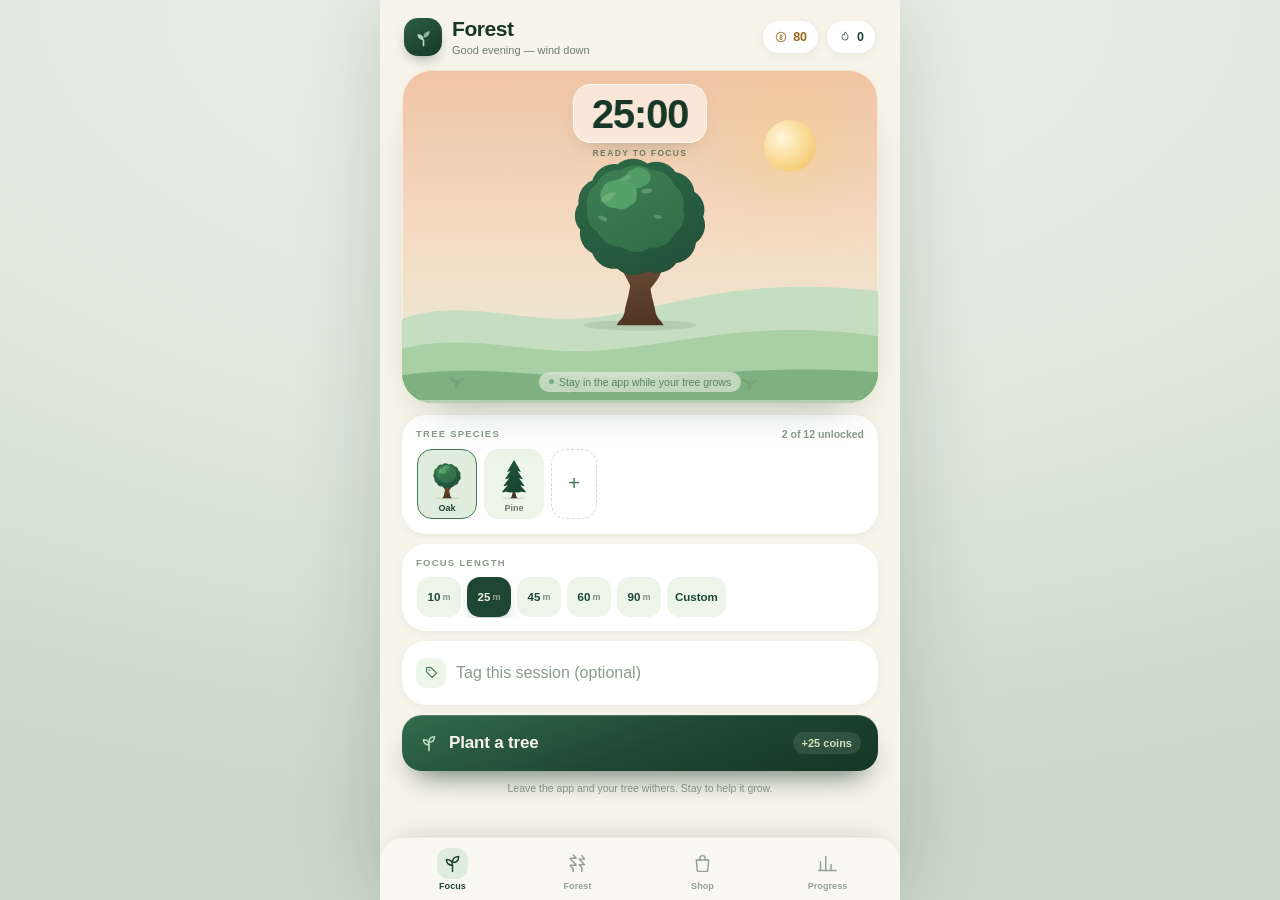
<file: index.html>
<!doctype html>
<html lang="en">
<head>
<meta charset="utf-8">
<meta name="viewport" content="width=device-width, initial-scale=1, viewport-fit=cover">
<title>Forest — Focus Timer</title>
<meta name="description" content="A personal Forest-style focus timer. Plant a tree, stay focused, and grow your forest.">
<meta name="theme-color" content="#F7F4E9">
<link rel="manifest" href="manifest.webmanifest">
<link rel="apple-touch-icon" href="icons/apple-touch-icon.png">
<link rel="icon" href="icons/icon.svg" type="image/svg+xml">
<meta name="apple-mobile-web-app-capable" content="yes">
<meta name="mobile-web-app-capable" content="yes">
<meta name="apple-mobile-web-app-status-bar-style" content="default">
<meta name="apple-mobile-web-app-title" content="Forest">
<meta name="application-name" content="Forest">
<link rel="stylesheet" href="css/style.css">
</head>
<body>
<div id="app">
  <main id="view" class="view" aria-live="polite"></main>
  <nav class="tabbar" aria-label="Main navigation">
    <button class="tab" data-action="tab" data-tab="focus" aria-label="Focus">
      <svg viewBox="0 0 24 24" fill="none" stroke="currentColor" stroke-width="1.7" stroke-linecap="round" stroke-linejoin="round" aria-hidden="true"><path d="M12 21v-7"/><path d="M12 14c-4.5 0-7-2.8-7-6.5C9.5 7.5 12 9 12 14Z"/><path d="M12 11c0-4.5 2.5-7 7-7 0 4.5-2.5 7-7 7Z"/></svg>
      <span>Focus</span>
    </button>
    <button class="tab" data-action="tab" data-tab="forest" aria-label="Forest">
      <svg viewBox="0 0 24 24" fill="none" stroke="currentColor" stroke-width="1.7" stroke-linecap="round" stroke-linejoin="round" aria-hidden="true"><path d="M7 21v-3"/><path d="M7 18l-3.5-4h7L7 10 3.5 6h7L7 2"/><path d="M17 21v-4"/><path d="M17 17l-3-3.5h6L17 10l-3-3h6l-3-4"/></svg>
      <span>Forest</span>
    </button>
    <button class="tab" data-action="tab" data-tab="shop" aria-label="Tree shop">
      <svg viewBox="0 0 24 24" fill="none" stroke="currentColor" stroke-width="1.7" stroke-linecap="round" stroke-linejoin="round" aria-hidden="true"><path d="M5 8h14l-1 12a1 1 0 0 1-1 1H7a1 1 0 0 1-1-1L5 8Z"/><path d="M9 8V6a3 3 0 0 1 6 0v2"/></svg>
      <span>Shop</span>
    </button>
    <button class="tab" data-action="tab" data-tab="stats" aria-label="Progress">
      <svg viewBox="0 0 24 24" fill="none" stroke="currentColor" stroke-width="1.7" stroke-linecap="round" stroke-linejoin="round" aria-hidden="true"><path d="M4 20V10"/><path d="M10 20V4"/><path d="M16 20v-7"/><path d="M22 20H2"/></svg>
      <span>Progress</span>
    </button>
  </nav>
</div>
<div id="layers"></div>
<div id="toast-root" class="toast-root" aria-live="polite" aria-atomic="true"></div>
<script src="js/trees.js"></script>
<script src="js/app.js"></script>
</body>
</html>
</file>
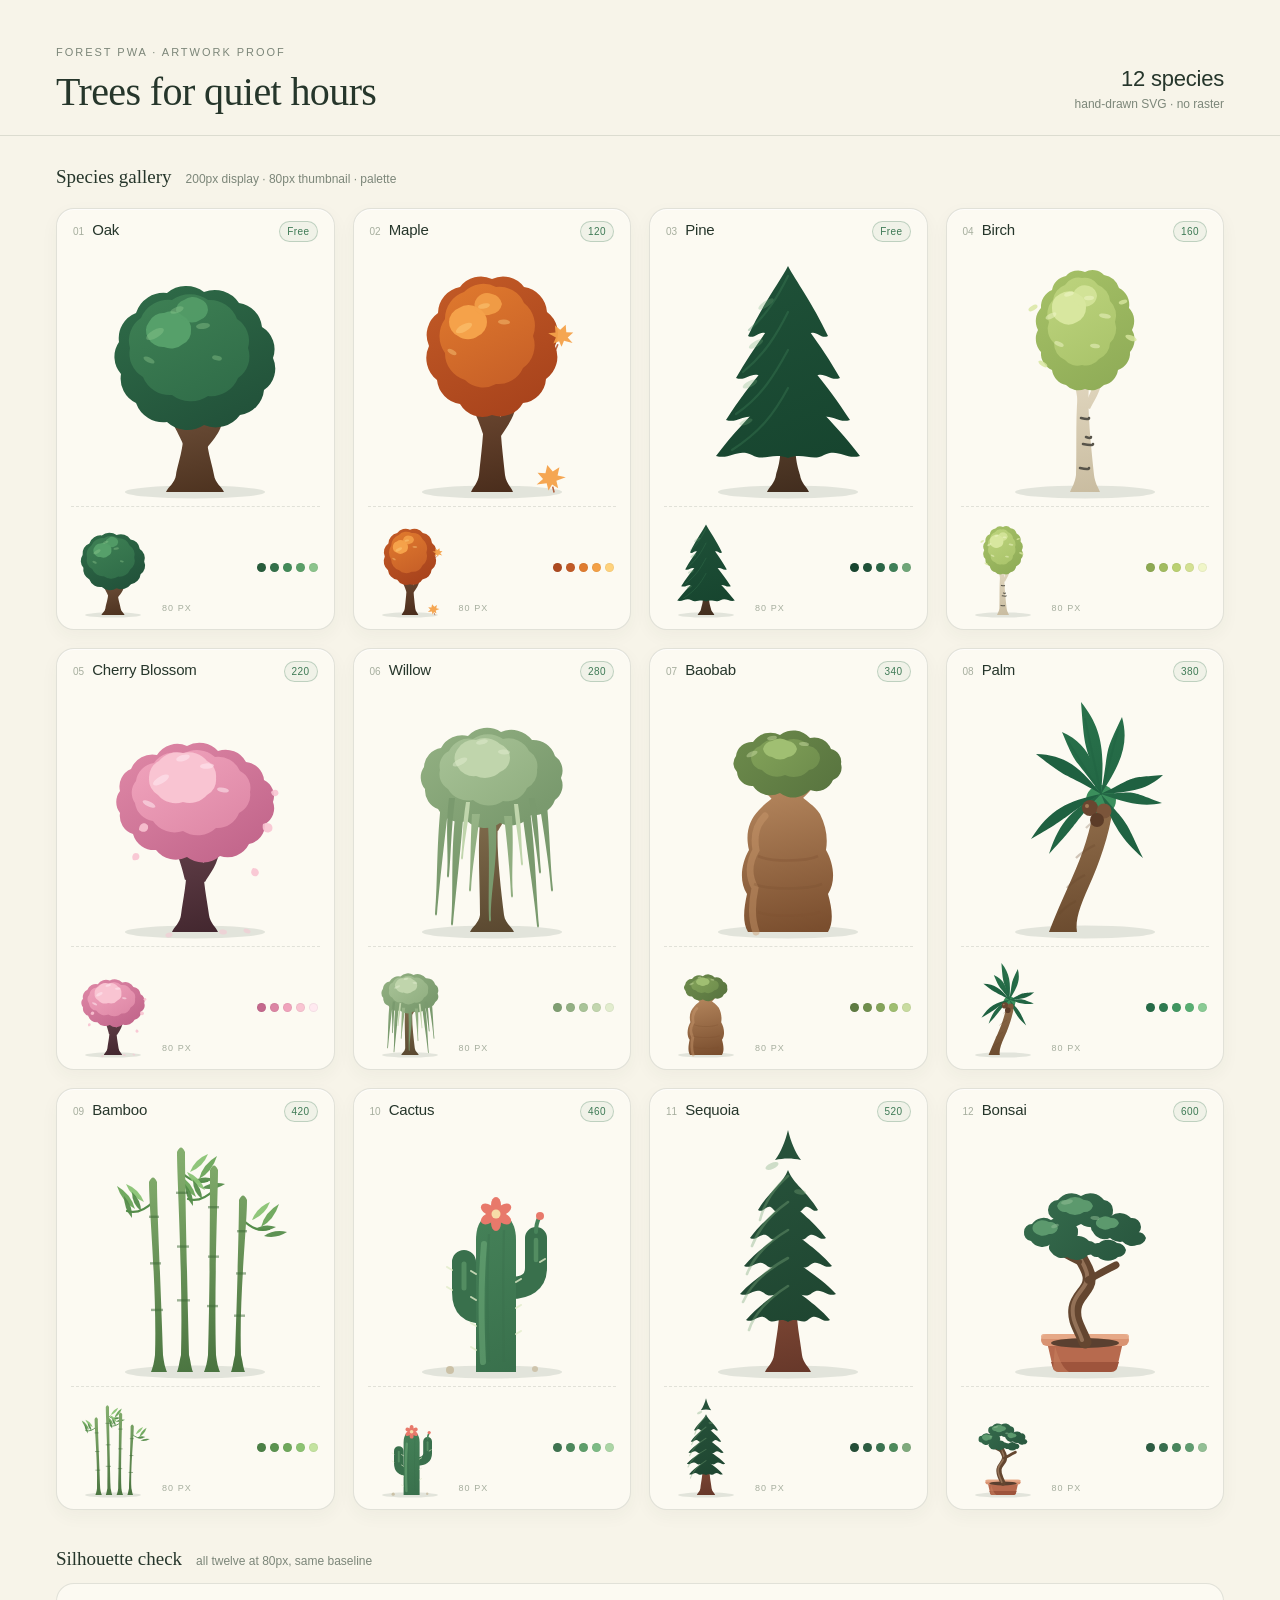
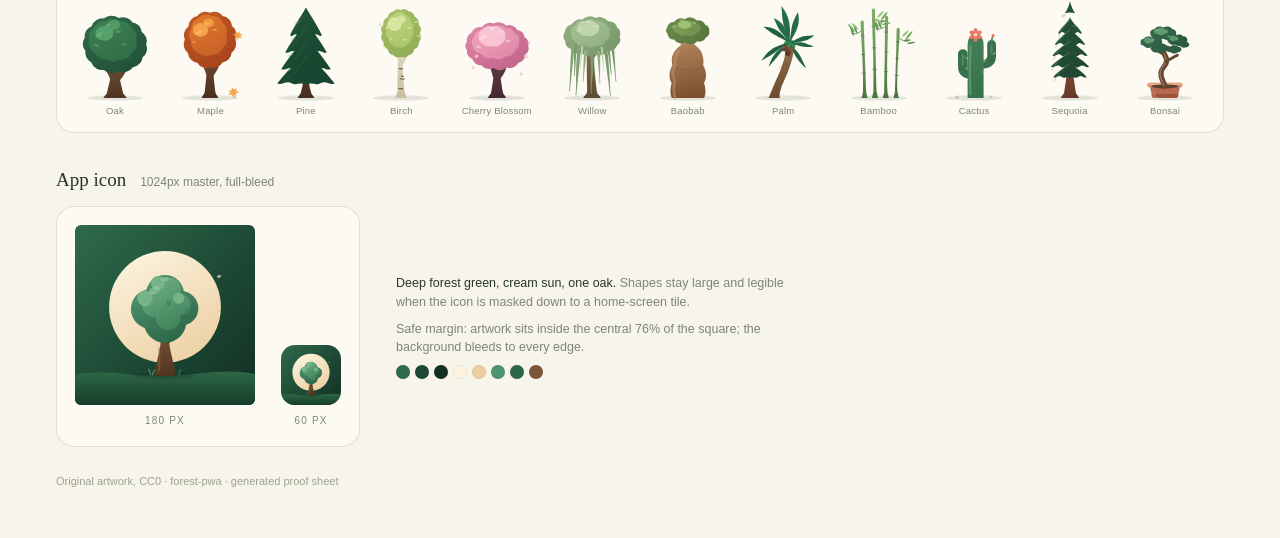
<file: assets/art-preview.html>
<!doctype html>
<html lang="en">
<head>
<meta charset="utf-8">
<meta name="viewport" content="width=device-width, initial-scale=1">
<title>Forest — tree artwork proof sheet</title>
<style>
  :root {
    --cream: #F7F4E9;
    --card: #FCFAF2;
    --ink: #26362B;
    --muted: #7C8679;
    --line: rgba(38, 54, 43, .13);
    --accent: #3E7A55;
  }
  * { box-sizing: border-box; }
  html, body { margin: 0; background: var(--cream); color: var(--ink); }
  body {
    font: 14px/1.5 -apple-system, BlinkMacSystemFont, "SF Pro Text", "Helvetica Neue", Arial, sans-serif;
    -webkit-font-smoothing: antialiased;
    padding: 0 0 48px;
  }
  header {
    padding: 44px 56px 22px;
    display: flex; align-items: flex-end; justify-content: space-between;
    border-bottom: 1px solid var(--line);
  }
  .eyebrow {
    font-size: 11px; letter-spacing: .18em; text-transform: uppercase;
    color: var(--muted); margin: 0 0 10px;
  }
  h1 {
    font: 400 40px/1.05 Georgia, "Times New Roman", serif;
    letter-spacing: -.015em; margin: 0;
  }
  header .right { text-align: right; color: var(--muted); font-size: 12px; }
  header .right strong { display: block; color: var(--ink); font-size: 22px; font-weight: 500; letter-spacing: -.01em; }
  .section-head {
    display: flex; align-items: baseline; gap: 14px;
    padding: 30px 56px 2px;
  }
  .section-head h2 {
    font: 400 19px/1.2 Georgia, serif; margin: 0;
  }
  .section-head span { font-size: 12px; color: var(--muted); }
  .gallery {
    display: grid; grid-template-columns: repeat(4, 1fr);
    gap: 18px; padding: 18px 56px 8px;
  }
  .card {
    background: var(--card);
    border: 1px solid var(--line);
    border-radius: 18px;
    padding: 12px 14px 10px;
    box-shadow: 0 1px 0 rgba(255,255,255,.7) inset, 0 6px 18px rgba(56, 68, 48, .045);
  }
  .card-top { display: flex; align-items: baseline; gap: 8px; padding: 0 2px; }
  .idx { font-size: 10px; color: #A6AE9E; font-variant-numeric: tabular-nums; }
  .card h3 { font: 500 15px/1.2 -apple-system, "SF Pro Text", sans-serif; margin: 0; letter-spacing: -.01em; flex: 1; }
  .cost {
    font-size: 10px; letter-spacing: .04em; color: var(--accent);
    border: 1px solid rgba(62,122,85,.28); border-radius: 999px; padding: 2px 7px;
    background: rgba(62,122,85,.06);
  }
  .art { height: 260px; display: flex; align-items: center; justify-content: center; }
  .art svg { width: 200px; height: 260px; display: block; }
  .card-foot {
    display: flex; align-items: center; justify-content: space-between;
    border-top: 1px dashed var(--line); margin-top: 4px; padding: 8px 2px 0;
  }
  .mini { display: flex; align-items: flex-end; gap: 9px; }
  .mini .mini-art svg { width: 80px; height: 104px; display: block; }
  .mini small { font-size: 9px; letter-spacing: .12em; text-transform: uppercase; color: #A6AE9E; padding-bottom: 4px; }
  .swatches { display: flex; gap: 4px; }
  .swatches i { width: 9px; height: 9px; border-radius: 50%; display: block; box-shadow: 0 0 0 1px rgba(0,0,0,.05) inset; }
  .strip-wrap { padding: 10px 56px 6px; }
  .strip {
    background: var(--card); border: 1px solid var(--line); border-radius: 18px;
    padding: 14px 18px; display: flex; align-items: flex-end; justify-content: space-between;
  }
  .strip figure { margin: 0; text-align: center; }
  .strip svg { width: 80px; height: 104px; display: block; }
  .strip figcaption { font-size: 9.5px; color: var(--muted); margin-top: 2px; letter-spacing: .02em; }
  .icon-section { display: flex; gap: 36px; padding: 12px 56px 0; align-items: stretch; }
  .icon-card {
    background: var(--card); border: 1px solid var(--line); border-radius: 18px;
    padding: 18px; display: flex; gap: 26px; align-items: flex-end;
  }
  .icon-card figure { margin: 0; text-align: center; }
  .icon-card img.big { width: 180px; height: 180px; display: block; border-radius: 6px; }
  .icon-card img.small { width: 60px; height: 60px; display: block; border-radius: 14px; }
  .icon-card figcaption { font-size: 10px; letter-spacing: .12em; text-transform: uppercase; color: var(--muted); margin-top: 8px; }
  .notes { flex: 1; max-width: 420px; align-self: center; }
  .notes p { margin: 0 0 8px; color: var(--muted); font-size: 12.5px; }
  .notes p strong { color: var(--ink); font-weight: 500; }
  .palette-row { display: flex; flex-wrap: wrap; gap: 5px; margin-top: 4px; }
  footer { padding: 26px 56px 0; color: #9AA392; font-size: 11px; }
</style>
</head>
<body>
<header>
  <div>
    <p class="eyebrow">Forest PWA · artwork proof</p>
    <h1>Trees for quiet hours</h1>
  </div>
  <div class="right"><strong>12 species</strong>hand-drawn SVG · no raster</div>
</header>

<div class="section-head"><h2>Species gallery</h2><span>200px display · 80px thumbnail · palette</span></div>
<main class="gallery" id="gallery"></main>

<div class="section-head"><h2>Silhouette check</h2><span>all twelve at 80px, same baseline</span></div>
<div class="strip-wrap"><div class="strip" id="strip"></div></div>

<div class="section-head"><h2>App icon</h2><span>1024px master, full-bleed</span></div>
<section class="icon-section">
  <div class="icon-card">
    <figure>
      <img class="big" src="../icons/icon.svg" alt="Forest app icon at 180 pixels">
      <figcaption>180 px</figcaption>
    </figure>
    <figure>
      <img class="small" src="../icons/icon.svg" alt="Forest app icon at 60 pixels">
      <figcaption>60 px</figcaption>
    </figure>
  </div>
  <div class="notes">
    <p><strong>Deep forest green, cream sun, one oak.</strong> Shapes stay large and legible when the icon is masked down to a home-screen tile.</p>
    <p>Safe margin: artwork sits inside the central 76% of the square; the background bleeds to every edge.</p>
    <div class="palette-row" id="icon-palette"></div>
  </div>
</section>

<footer>Original artwork, CC0 · forest-pwa · generated proof sheet</footer>

<script src="../js/trees.js"></script>
<script>
  const PALETTES = {
    oak:      ['#275C3B', '#33704A', '#428A58', '#5A9F68', '#8CC48C'],
    maple:    ['#AD4A20', '#C25A26', '#E07C2F', '#F4A046', '#FFD27C'],
    pine:     ['#17452F', '#1F5138', '#2A6646', '#3F8058', '#6FA678'],
    birch:    ['#8DA952', '#A2BC60', '#BBD172', '#D4E193', '#F0F6C8'],
    cherry:   ['#C4688D', '#DC85A4', '#F0A3BC', '#F9C4D2', '#FFE9F0'],
    willow:   ['#7F9E72', '#93B084', '#A9C498', '#C2D6AE', '#E2EDCE'],
    baobab:   ['#5E7B42', '#6F8E4C', '#84A45A', '#9FBE70', '#C9DCA0'],
    palm:     ['#256B47', '#2E7A50', '#3F9560', '#57AE72', '#8ACB94'],
    bamboo:   ['#4B8046', '#5B9350', '#6FA85C', '#8CC372', '#C4E3A0'],
    cactus:   ['#3E7350', '#4C895C', '#5E9E6A', '#7DBB85', '#ACD6A6'],
    sequoia:  ['#244E37', '#2D5D42', '#3A7350', '#4D8A5B', '#7FAA7C'],
    bonsai:   ['#2C5C42', '#386E4E', '#48855C', '#5F9C70', '#93BF95']
  };
  const ICON_PALETTE = ['#2F6A4C', '#1D4934', '#122F22', '#FCF3DE', '#EBCFA1', '#4E9470', '#2C6647', '#7D5539'];

  const gallery = document.getElementById('gallery');
  const strip = document.getElementById('strip');

  window.TREE_SPECIES.forEach((s, i) => {
    const sw = (PALETTES[s.id] || []).map(c => `<i style="background:${c}"></i>`).join('');
    const card = document.createElement('article');
    card.className = 'card';
    card.innerHTML = `
      <div class="card-top">
        <span class="idx">${String(i + 1).padStart(2, '0')}</span>
        <h3>${s.name}</h3>
        <span class="cost">${s.cost === 0 ? 'Free' : s.cost}</span>
      </div>
      <div class="art">${s.svg}</div>
      <div class="card-foot">
        <div class="mini">
          <div class="mini-art">${s.svg}</div>
          <small>80 px</small>
        </div>
        <div class="swatches">${sw}</div>
      </div>`;
    gallery.appendChild(card);

    const fig = document.createElement('figure');
    fig.innerHTML = `${s.svg}<figcaption>${s.name}</figcaption>`;
    strip.appendChild(fig);
  });

  document.getElementById('icon-palette').innerHTML =
    ICON_PALETTE.map(c => `<i style="background:${c};width:14px;height:14px;border-radius:50%;display:block;box-shadow:0 0 0 1px rgba(0,0,0,.06) inset"></i>`).join('');
</script>
</body>
</html>
</file>
<file: css/style.css>
/* ============================================================
   Forest — personal focus PWA
   ============================================================ */
:root {
  --cream: #F7F4E9;
  --cream-2: #EFEADB;
  --ink: #1C2B21;
  --muted: #6B7D6E;
  --muted-2: #8C9A8C;
  --green-900: #163725;
  --green-800: #1E4632;
  --green-700: #2C5F43;
  --green-600: #3F7A57;
  --green-500: #5B946F;
  --mint: #BFDCC0;
  --mint-2: #E1EDDC;
  --mint-3: #EDF4E8;
  --amber: #E7A33C;
  --amber-soft: #F6E3BE;
  --coral: #D97757;
  --white: #FFFFFF;
  --line: rgba(28, 43, 33, .08);
  --shadow-sm: 0 2px 8px rgba(24, 48, 33, .05);
  --shadow: 0 12px 32px -12px rgba(24, 48, 33, .22);
  --r-xl: 30px;
  --r-lg: 24px;
  --r-md: 18px;
  --r-sm: 13px;
  --font-display: ui-rounded, "SF Pro Rounded", "Hiragino Maru Gothic ProN", "Nunito", -apple-system, BlinkMacSystemFont, sans-serif;
  --font-body: -apple-system, BlinkMacSystemFont, "SF Pro Text", "Segoe UI", Roboto, "Helvetica Neue", sans-serif;
  --safe-t: env(safe-area-inset-top, 0px);
  --safe-b: env(safe-area-inset-bottom, 0px);
}

* { box-sizing: border-box; }
html, body { height: 100%; }
body {
  margin: 0;
  overflow: hidden;
  background: radial-gradient(120% 90% at 50% 0%, #EDF3E9 0%, #DCE7DA 60%, #CBD9C8 100%);
  color: var(--ink);
  font-family: var(--font-body);
  -webkit-font-smoothing: antialiased;
  -webkit-tap-highlight-color: transparent;
  -webkit-text-size-adjust: 100%;
  touch-action: manipulation;
  text-rendering: optimizeLegibility;
  overscroll-behavior: none;
}
button, input { font: inherit; color: inherit; }
button { border: 0; background: none; cursor: pointer; -webkit-tap-highlight-color: transparent; }
h1, h2, h3, p { margin: 0; }
svg { display: block; }
:focus-visible { outline: 2px solid var(--green-600); outline-offset: 2px; }
::selection { background: var(--mint); color: var(--green-900); }

/* ---------- app shell ---------- */
#app {
  position: relative;
  width: 100%;
  max-width: 520px;
  height: 100vh;
  height: 100dvh;
  margin: 0 auto;
  background: var(--cream);
  overflow: hidden;
}
@media (min-width: 560px) {
  #app { box-shadow: 0 0 80px rgba(20, 40, 28, .18); }
}
.view {
  height: 100vh;
  height: 100dvh;
  overflow-y: auto;
  overflow-x: hidden;
  -webkit-overflow-scrolling: touch;
  overscroll-behavior-y: contain;
  scrollbar-width: none;
}
.view::-webkit-scrollbar { display: none; }
.screen {
  min-height: 100vh;
  min-height: 100dvh;
  display: flex;
  flex-direction: column;
  padding: calc(16px + var(--safe-t)) 18px calc(104px + var(--safe-b));
}
.screen > * { flex-shrink: 0; }

/* ---------- top bar ---------- */
.topbar {
  display: flex;
  align-items: center;
  justify-content: space-between;
  gap: 12px;
  padding: 2px 2px 14px;
}
.brand { display: flex; align-items: center; gap: 10px; min-width: 0; }
.brand-mark {
  width: 38px; height: 38px; border-radius: 14px;
  background: linear-gradient(150deg, var(--green-700), var(--green-900));
  display: grid; place-items: center; color: var(--mint);
  box-shadow: 0 6px 14px -6px rgba(22, 55, 37, .55);
  flex: none;
}
.brand-mark svg { width: 21px; height: 21px; }
.brand h1 {
  font-family: var(--font-display);
  font-size: 21px; font-weight: 800; letter-spacing: -.02em; line-height: 1.05;
  color: var(--green-900);
}
.brand p { font-size: 11px; color: var(--muted); margin-top: 3px; white-space: nowrap; overflow: hidden; text-overflow: ellipsis; }
.pills { display: flex; align-items: center; gap: 7px; flex: none; }
.pill {
  display: inline-flex; align-items: center; gap: 5px;
  height: 34px; padding: 0 11px;
  background: var(--white); border: 1px solid var(--line);
  border-radius: 999px; box-shadow: var(--shadow-sm);
  font-size: 12.5px; font-weight: 700; color: var(--green-800);
  font-variant-numeric: tabular-nums;
}
.pill svg { width: 14px; height: 14px; opacity: .8; }
.pill.amber { color: #96631A; }
.pill:active { transform: scale(.96); }

/* ---------- scene ---------- */
.scene {
  position: relative;
  flex: 1 1 auto;
  min-height: 248px;
  border-radius: var(--r-xl);
  overflow: hidden;
  background: linear-gradient(180deg, #D6EDE4 0%, #EFF4E3 58%, #F7F4E9 100%);
  box-shadow: inset 0 0 0 1px rgba(255,255,255,.55), 0 22px 44px -30px rgba(24, 60, 40, .5);
  isolation: isolate;
}
.scene[data-daypart="dawn"] { background: linear-gradient(180deg, #F4D6C0 0%, #F8E9D6 55%, #F2F1DF 100%); }
.scene[data-daypart="day"]  { background: linear-gradient(180deg, #D3ECE3 0%, #EEF4E2 58%, #F7F4E9 100%); }
.scene[data-daypart="dusk"] { background: linear-gradient(180deg, #EFC4A4 0%, #F5DCC4 52%, #E6EDD7 100%); }
.scene[data-daypart="night"] { background: linear-gradient(180deg, #172B38 0%, #27463F 55%, #355840 100%); }

.sun, .moon {
  position: absolute; border-radius: 50%; pointer-events: none;
  transition: opacity .6s ease;
}
.sun {
  top: 15%; right: 13%;
  width: 52px; height: 52px;
  background: radial-gradient(circle at 35% 35%, #FFF6DC 0%, #F8D78C 55%, #F0BE62 100%);
  box-shadow: 0 0 70px 26px rgba(246, 205, 120, .38);
}
.scene[data-daypart="night"] .sun { opacity: 0; }
.moon {
  top: 13%; right: 16%;
  width: 42px; height: 42px;
  background: radial-gradient(circle at 38% 34%, #FBF8E9 0%, #E7E6CE 60%, #CDD2BC 100%);
  box-shadow: 0 0 54px 18px rgba(238, 240, 214, .22);
  opacity: 0;
}
.scene[data-daypart="night"] .moon { opacity: 1; }
.stars {
  position: absolute; inset: 0; opacity: 0; pointer-events: none;
  background-image:
    radial-gradient(1.6px 1.6px at 18% 24%, #FFF9E8 60%, transparent 61%),
    radial-gradient(1.3px 1.3px at 32% 12%, #FFF9E8 60%, transparent 61%),
    radial-gradient(1.8px 1.8px at 47% 28%, #FFF9E8 60%, transparent 61%),
    radial-gradient(1.2px 1.2px at 63% 14%, #FFF9E8 60%, transparent 61%),
    radial-gradient(1.5px 1.5px at 78% 30%, #FFF9E8 60%, transparent 61%),
    radial-gradient(1.2px 1.2px at 88% 16%, #FFF9E8 60%, transparent 61%),
    radial-gradient(1.4px 1.4px at 8% 42%, #FFF9E8 60%, transparent 61%),
    radial-gradient(1.1px 1.1px at 56% 6%, #FFF9E8 60%, transparent 61%);
  transition: opacity .8s ease;
}
.scene[data-daypart="night"] .stars { opacity: .9; }
.cloud {
  position: absolute; height: 22px; width: 92px;
  background: rgba(255, 255, 255, .55);
  border-radius: 999px; filter: blur(7px);
  pointer-events: none;
}
.cloud::before, .cloud::after {
  content: ""; position: absolute; border-radius: 50%;
  background: inherit;
}
.cloud::before { width: 46px; height: 34px; left: 14px; top: -14px; }
.cloud::after { width: 34px; height: 26px; right: 16px; top: -9px; }
.cloud.c1 { top: 16%; left: -110px; animation: drift 46s linear infinite; }
.cloud.c2 { top: 30%; left: -140px; width: 70px; height: 16px; opacity: .75; animation: drift 62s linear infinite; animation-delay: -22s; }
.scene[data-daypart="night"] .cloud { opacity: .12; }
@keyframes drift {
  from { transform: translateX(0); }
  to { transform: translateX(760px); }
}

.hills {
  position: absolute; left: 0; right: 0; bottom: -1px;
  width: 100%; height: 47%; pointer-events: none;
}
.tree-slot {
  position: absolute; left: 50%; bottom: 21%;
  width: 34%; max-width: 190px; aspect-ratio: 200 / 260;
  transform: translateX(-50%);
  pointer-events: none;
  z-index: 2;
}
.tree-slot .seed, .tree-slot .sprout, .tree-slot .tree-scale {
  position: absolute; left: 50%; bottom: 0;
  transform: translateX(-50%);
  transform-origin: bottom center;
  opacity: 0;
  transition: opacity .45s ease;
}
.tree-slot .seed { width: 40px; bottom: 4px; }
.tree-slot .sprout { width: 54px; bottom: 3px; }
.tree-slot .tree-scale {
  width: 100%;
  transform: translateX(-50%) scale(var(--tscale, 1));
  opacity: 0;
  transition: opacity .45s ease, transform .45s linear;
}
.tree-slot .tree-scale svg { width: 100%; height: auto; }
.tree-slot .tree-sway { transform-origin: 50% 96%; animation: sway 5.2s ease-in-out infinite alternate; }
.tree-slot[data-stage="seed"] .seed { opacity: 1; }
.tree-slot[data-stage="sprout"] .sprout { opacity: 1; }
.tree-slot[data-stage="tree"] .tree-scale { opacity: 1; }
@keyframes sway {
  from { transform: rotate(-1.1deg); }
  to { transform: rotate(1.1deg); }
}
.scene.is-idle .tree-sway { animation-duration: 7s; }

.clock-wrap {
  position: absolute; top: 14px; left: 50%; transform: translateX(-50%);
  display: flex; flex-direction: column; align-items: center; gap: 5px;
  z-index: 3; pointer-events: none; width: max-content;
}
.clock {
  font-family: var(--font-display);
  font-size: 40px; font-weight: 800; letter-spacing: -.03em;
  line-height: 1; color: var(--green-900);
  font-variant-numeric: tabular-nums;
  background: rgba(255, 255, 255, .55);
  -webkit-backdrop-filter: blur(12px);
  backdrop-filter: blur(12px);
  border: 1px solid rgba(255, 255, 255, .7);
  padding: 9px 18px 8px; border-radius: 18px;
  box-shadow: 0 10px 24px -16px rgba(24, 60, 40, .5);
}
.clock-label {
  font-size: 8.5px; font-weight: 700; letter-spacing: .16em;
  text-transform: uppercase; color: rgba(30, 70, 50, .58);
}
.scene[data-daypart="night"] .clock { color: #F4F1DE; background: rgba(20, 40, 32, .38); border-color: rgba(255,255,255,.12); }
.scene[data-daypart="night"] .clock-label { color: rgba(240, 244, 224, .62); }

.progress-line {
  position: absolute; left: 0; right: 0; bottom: 0; height: 3px;
  background: rgba(255, 255, 255, .4); z-index: 4;
}
.progress-line i {
  display: block; height: 100%; width: 0%;
  background: linear-gradient(90deg, var(--green-600), #8DBF8B);
  border-radius: 999px; transition: width .3s linear;
}
.scene-hint {
  position: absolute; bottom: 11px; left: 50%; transform: translateX(-50%);
  font-size: 10.5px; font-weight: 500;
  color: rgba(30, 70, 50, .62); z-index: 3;
  display: flex; align-items: center; justify-content: center; gap: 5px;
  background: rgba(250, 248, 241, .55);
  -webkit-backdrop-filter: blur(5px); backdrop-filter: blur(5px);
  padding: 4px 10px; border-radius: 999px; white-space: nowrap;
}
.scene-hint::before {
  content: ""; width: 5px; height: 5px; border-radius: 50%;
  background: var(--green-500); opacity: .7;
}
.scene[data-daypart="night"] .scene-hint { color: rgba(235, 240, 220, .55); }

/* ---------- controls ---------- */
.controls { margin-top: 12px; display: flex; flex-direction: column; gap: 10px; }
.panel {
  background: var(--white);
  border: 1px solid rgba(255, 255, 255, .8);
  border-radius: var(--r-lg);
  box-shadow: var(--shadow-sm);
  padding: 12px 13px;
}
.section-label {
  font-size: 9.5px; font-weight: 800; letter-spacing: .13em;
  text-transform: uppercase; color: var(--muted-2);
  display: flex; align-items: center; justify-content: space-between;
  margin-bottom: 8px;
}
.section-label span { letter-spacing: 0; text-transform: none; font-weight: 600; color: var(--muted-2); font-size: 10.5px; }

.species-rail {
  display: flex; gap: 7px; overflow-x: auto; padding: 1px 1px 2px;
  scrollbar-width: none; -webkit-overflow-scrolling: touch;
}
.species-rail::-webkit-scrollbar { display: none; }
.species-chip {
  flex: 0 0 auto; width: 60px;
  display: flex; flex-direction: column; align-items: center; gap: 3px;
  padding: 6px 4px 5px; border-radius: 15px;
  border: 1.5px solid transparent; background: var(--mint-3);
  transition: border-color .15s, background .15s, transform .12s;
}
.species-chip .art { width: 40px; height: 44px; display: grid; place-items: end center; }
.species-chip .art svg { width: 100%; height: 100%; }
.species-chip span { font-size: 9px; font-weight: 600; color: var(--muted); white-space: nowrap; overflow: hidden; text-overflow: ellipsis; max-width: 100%; }
.species-chip.active { border-color: var(--green-600); background: var(--mint-2); }
.species-chip.active span { color: var(--green-800); }
.species-chip:active { transform: scale(.96); }
.species-more {
  flex: 0 0 auto; width: 46px; border-radius: 15px;
  border: 1.5px dashed #CDDCCB; display: grid; place-items: center;
  color: var(--green-600); font-size: 20px; font-weight: 500; background: transparent;
}

.duration-row { display: flex; gap: 6px; overflow-x: auto; scrollbar-width: none; padding: 1px; }
.duration-row::-webkit-scrollbar { display: none; }
.dur-chip {
  flex: 0 0 auto; min-width: 44px; height: 40px; padding: 0 7px;
  border-radius: 13px; background: var(--mint-3);
  font-size: 11.5px; font-weight: 700; color: var(--green-800);
  border: 1.5px solid transparent; font-variant-numeric: tabular-nums;
  display: inline-flex; align-items: center; justify-content: center; gap: 2px;
}
.dur-chip small { font-size: 9px; font-weight: 600; opacity: .55; }
.dur-chip.active { background: var(--green-800); color: #F4F1DE; box-shadow: 0 8px 18px -10px rgba(22, 55, 37, .7); }
.dur-chip.custom.active { background: var(--green-800); }
.dur-chip:active { transform: scale(.96); }

.tag-row { display: flex; align-items: center; gap: 8px; }
.tag-icon { width: 30px; height: 30px; border-radius: 10px; background: var(--mint-3); display: grid; place-items: center; color: var(--green-600); flex: none; }
.tag-icon svg { width: 15px; height: 15px; }
.tag-input {
  flex: 1; min-width: 0; height: 38px; border: 0; background: transparent;
  font-size: 16px; color: var(--ink); outline: none;
}
.tag-input::placeholder { color: var(--muted-2); }
.tag-sugs { display: flex; gap: 5px; overflow-x: auto; scrollbar-width: none; }
.tag-sugs::-webkit-scrollbar { display: none; }
.tag-sug {
  flex: 0 0 auto; font-size: 10.5px; font-weight: 600; color: var(--green-700);
  background: var(--mint-3); border-radius: 999px; padding: 5px 9px;
}
.tag-sug.active { background: var(--mint-2); color: var(--green-900); }

.plant-btn {
  position: relative; width: 100%; height: 56px; border-radius: 20px;
  background: linear-gradient(160deg, #326C4B 0%, var(--green-800) 55%, var(--green-900) 100%);
  color: #F7F4E9; display: flex; align-items: center; justify-content: space-between;
  padding: 0 17px; box-shadow: 0 16px 28px -14px rgba(22, 55, 37, .75), inset 0 1px 0 rgba(255,255,255,.18);
  transition: transform .12s ease;
}
.plant-btn:active { transform: scale(.985); }
.plant-btn .pb-left { display: flex; align-items: center; gap: 10px; font-family: var(--font-display); font-size: 17px; font-weight: 800; letter-spacing: -.01em; }
.plant-btn .pb-left svg { width: 20px; height: 20px; color: var(--mint); }
.plant-btn .pb-coins { font-size: 11px; font-weight: 700; color: #CFE2B8; background: rgba(255,255,255,.1); padding: 5px 9px; border-radius: 999px; white-space: nowrap; }
.microcopy { text-align: center; font-size: 10.5px; color: var(--muted-2); line-height: 1.45; padding: 0 6px; }
.microcopy strong { color: var(--green-700); font-weight: 600; }

.active-controls { margin-top: 12px; display: flex; flex-direction: column; gap: 8px; }
.focus-status {
  display: flex; align-items: center; gap: 10px;
  background: var(--white); border-radius: var(--r-lg); padding: 13px 15px;
  font-size: 12.5px; font-weight: 600; color: var(--green-800);
  box-shadow: var(--shadow-sm);
}
.focus-status small { display: block; font-weight: 500; font-size: 10.5px; color: var(--muted-2); margin-top: 2px; }
.pulse-dot { width: 9px; height: 9px; border-radius: 50%; background: var(--green-500); position: relative; flex: none; }
.pulse-dot::after {
  content: ""; position: absolute; inset: -5px; border-radius: 50%;
  border: 1.5px solid var(--green-500); opacity: 0; animation: pulse 2s ease-out infinite;
}
@keyframes pulse {
  0% { transform: scale(.5); opacity: .8; }
  100% { transform: scale(1.35); opacity: 0; }
}
.abandon-btn {
  align-self: center; font-size: 11.5px; font-weight: 600; color: var(--muted);
  padding: 6px 12px; border-radius: 999px;
}
.abandon-btn:active { background: rgba(0,0,0,.04); }

/* ---------- headings / pages ---------- */
.page-head { padding: 6px 2px 4px; }
.page-head h1 {
  font-family: var(--font-display); font-size: 30px; font-weight: 800;
  letter-spacing: -.03em; color: var(--green-900); line-height: 1.05;
}
.page-head p { margin-top: 6px; font-size: 12.5px; color: var(--muted); }
.head-row { display: flex; align-items: flex-end; justify-content: space-between; gap: 12px; padding: 6px 2px 4px; }
.head-row h1 {
  font-family: var(--font-display); font-size: 30px; font-weight: 800;
  letter-spacing: -.03em; color: var(--green-900); line-height: 1.05;
}
.head-row p { margin-top: 6px; font-size: 12.5px; color: var(--muted); }

/* ---------- meadow / forest ---------- */
.meadow {
  position: relative; margin-top: 14px; border-radius: 26px; overflow: hidden;
  background:
    radial-gradient(60% 40% at 78% 8%, rgba(255, 244, 205, .75), transparent 70%),
    linear-gradient(180deg, #E8F3E2 0%, #DAEBD2 48%, #C7E0BE 100%);
  box-shadow: inset 0 0 0 1px rgba(255,255,255,.6), var(--shadow-sm);
}
.meadow::after {
  content: ""; position: absolute; left: 0; right: 0; bottom: 0; height: 90px;
  background: linear-gradient(180deg, transparent, rgba(52, 100, 66, .10));
  pointer-events: none;
}
.meadow-tree {
  position: absolute; width: 104px; padding: 0; margin: 0;
  transform: translateX(-50%) scale(var(--ms, .8));
  transform-origin: bottom center;
  background: none; border: 0; z-index: 2;
  filter: drop-shadow(0 10px 12px rgba(30, 70, 50, .14));
  transition: transform .18s ease;
}
.meadow-hills {
  position: absolute; left: 0; right: 0; bottom: 0; height: 210px;
  width: 100%; pointer-events: none; z-index: 1;
}
.fab {
  position: fixed; z-index: 55;
  bottom: calc(94px + var(--safe-b)); right: max(18px, calc(50% - 242px));
  width: 50px; height: 50px; border-radius: 50%;
  background: linear-gradient(160deg, #326C4B, var(--green-900));
  color: #F4F1DE; font-size: 26px; font-weight: 400; line-height: 1;
  display: grid; place-items: center;
  box-shadow: 0 14px 26px -10px rgba(22, 55, 37, .7), inset 0 1px 0 rgba(255,255,255,.2);
}
.fab:active { transform: scale(.94); }
.recent { margin-top: 14px; }
.recent-head { display: flex; align-items: baseline; justify-content: space-between; }
.recent-head h2 { font-family: var(--font-display); font-size: 15px; font-weight: 800; color: var(--green-900); }
.recent-head span { font-size: 10px; color: var(--muted-2); }
.recent-row {
  width: 100%; display: flex; align-items: center; gap: 10px;
  padding: 9px 0; border-bottom: 1px solid var(--line); text-align: left;
}
.recent-row:last-child { border-bottom: 0; padding-bottom: 0; }
.recent-row .rr-art { width: 34px; height: 40px; display: grid; place-items: end center; flex: none; }
.recent-row .rr-art svg { width: 100%; height: 100%; }
.recent-row .rr-mid { flex: 1; min-width: 0; display: flex; flex-direction: column; gap: 1px; }
.recent-row .rr-mid b { font-size: 12px; font-weight: 700; color: var(--ink); }
.recent-row .rr-mid i { font-style: normal; font-size: 10px; color: var(--muted-2); overflow: hidden; text-overflow: ellipsis; white-space: nowrap; }
.recent-row .rr-min { font-size: 11px; font-weight: 700; color: var(--green-700); font-variant-numeric: tabular-nums; }
.meadow-tree svg { width: 100%; height: auto; }
.meadow-tree:active { transform: translateX(-50%) scale(calc(var(--ms, .8) * 1.04)); }
.meadow-tree .mt-label {
  position: absolute; left: 50%; bottom: -2px; transform: translateX(-50%) translateY(100%);
  font-size: 8px; color: rgba(28, 60, 40, .6); white-space: nowrap;
  background: rgba(255,255,255,.55); padding: 1px 5px; border-radius: 999px;
  opacity: 0; transition: opacity .15s;
}
.meadow-tree:active .mt-label { opacity: 1; }

.empty {
  margin-top: 16px; background: var(--white); border-radius: 26px;
  padding: 26px 22px 24px; text-align: center; box-shadow: var(--shadow-sm);
  display: flex; flex-direction: column; align-items: center;
}
.empty .empty-art { width: 132px; height: 150px; display: grid; place-items: end center; margin-bottom: 8px; }
.empty .empty-art svg { width: 100%; height: 100%; }
.empty h2 { font-family: var(--font-display); font-size: 21px; font-weight: 800; color: var(--green-900); letter-spacing: -.02em; }
.empty p { font-size: 12.5px; color: var(--muted); line-height: 1.55; margin: 7px 0 18px; max-width: 250px; }
.btn-primary {
  height: 48px; padding: 0 22px; border-radius: 16px;
  background: var(--green-800); color: #F7F4E9;
  font-size: 13.5px; font-weight: 700;
  box-shadow: 0 12px 22px -12px rgba(22, 55, 37, .7);
}
.btn-primary:active { transform: scale(.97); }

/* ---------- shop ---------- */
.shop-note {
  margin-top: 14px; padding: 13px 15px; border-radius: 18px;
  background: var(--mint-2); color: var(--green-800);
  font-size: 11.5px; line-height: 1.5; display: flex; gap: 10px; align-items: flex-start;
}
.shop-note svg { width: 16px; height: 16px; flex: none; margin-top: 1px; opacity: .8; }
.shop-grid { display: grid; grid-template-columns: 1fr 1fr; gap: 11px; margin-top: 14px; }
.shop-card {
  background: var(--white); border-radius: 22px; padding: 11px 11px 12px;
  box-shadow: var(--shadow-sm); border: 1.5px solid transparent;
  display: flex; flex-direction: column; position: relative; overflow: hidden;
}
.shop-card.selected { border-color: var(--green-600); }
.shop-card .shop-art {
  height: 112px; display: grid; place-items: end center; padding: 4px 0 2px;
}
.shop-card .shop-art svg { height: 106px; width: auto; max-width: 100%; }
.shop-card.locked .shop-art { opacity: .42; filter: grayscale(.35); }
.shop-card h3 { font-family: var(--font-display); font-size: 14px; font-weight: 800; color: var(--green-900); letter-spacing: -.01em; margin-top: 7px; }
.shop-card .blurb { font-size: 10.5px; color: var(--muted-2); line-height: 1.4; margin: 3px 0 9px; min-height: 29px; }
.shop-card .card-foot { margin-top: auto; display: flex; align-items: center; justify-content: space-between; gap: 6px; }
.price { display: inline-flex; align-items: center; gap: 4px; font-size: 11.5px; font-weight: 700; color: var(--green-800); }
.price svg { width: 12px; height: 12px; color: var(--green-500); }
.buy-btn {
  height: 31px; padding: 0 10px; border-radius: 10px;
  background: var(--green-800); color: #F4F1DE; font-size: 10.5px; font-weight: 700;
  white-space: nowrap;
}
.buy-btn:active { transform: scale(.96); }
.buy-btn.owned { background: var(--mint-2); color: var(--green-800); }
.buy-btn:disabled { background: var(--cream-2); color: var(--muted-2); }
.badge-selected {
  position: absolute; top: 10px; left: 10px; font-size: 8.5px; font-weight: 800;
  letter-spacing: .08em; text-transform: uppercase; color: var(--green-800);
  background: var(--mint-2); padding: 3px 6px; border-radius: 6px;
}
.real-trees {
  margin-top: 14px; padding: 16px; border-radius: 22px;
  background: linear-gradient(150deg, #2E6446, #163725);
  color: #E9F0DC; box-shadow: var(--shadow);
}
.real-trees h3 { font-family: var(--font-display); font-size: 15px; font-weight: 800; display: flex; align-items: center; gap: 7px; }
.real-trees h3 svg { width: 16px; height: 16px; color: var(--mint); }
.real-trees p { font-size: 11px; line-height: 1.55; color: rgba(233, 240, 220, .72); margin-top: 6px; }
.real-trees a { color: var(--mint); font-weight: 600; text-decoration: none; border-bottom: 1px solid rgba(191, 220, 192, .35); }

/* ---------- stats ---------- */
.stat-grid { display: grid; grid-template-columns: 1fr 1fr; gap: 10px; margin-top: 14px; }
.stat-card { background: var(--white); border-radius: 20px; padding: 14px 15px; box-shadow: var(--shadow-sm); }
.stat-card .num { font-family: var(--font-display); font-size: 25px; font-weight: 800; color: var(--green-900); letter-spacing: -.03em; line-height: 1; font-variant-numeric: tabular-nums; }
.stat-card .num small { font-size: 12px; font-weight: 700; color: var(--muted-2); letter-spacing: 0; margin-left: 2px; }
.stat-card .lbl { font-size: 9.5px; font-weight: 700; letter-spacing: .1em; text-transform: uppercase; color: var(--muted-2); margin-top: 7px; }

.card { background: var(--white); border-radius: 24px; padding: 16px; box-shadow: var(--shadow-sm); margin-top: 12px; }
.card > h2 { font-family: var(--font-display); font-size: 15px; font-weight: 800; color: var(--green-900); letter-spacing: -.01em; }
.card-sub { font-size: 10.5px; color: var(--muted-2); margin-top: 3px; }

.chart { display: flex; align-items: flex-end; justify-content: space-between; gap: 8px; height: 132px; margin-top: 16px; padding: 0 2px; }
.chart .col { flex: 1; display: flex; flex-direction: column; align-items: center; justify-content: flex-end; gap: 6px; height: 100%; }
.chart .col .bar-wrap { flex: 1; width: 100%; display: flex; align-items: flex-end; justify-content: center; }
.chart .col .bar {
  width: 100%; max-width: 26px; min-height: 4px; border-radius: 8px 8px 4px 4px;
  background: var(--mint); transition: height .4s ease;
}
.chart .col.today .bar { background: linear-gradient(180deg, var(--green-600), var(--green-800)); }
.chart .col .d { font-size: 9px; font-weight: 700; color: var(--muted-2); text-transform: uppercase; letter-spacing: .04em; }
.chart .col.today .d { color: var(--green-800); }
.chart .col .v { font-size: 8.5px; color: var(--muted-2); font-variant-numeric: tabular-nums; height: 10px; }

.tag-stat { margin-top: 12px; display: flex; flex-direction: column; gap: 10px; }
.tag-stat-row { display: flex; align-items: center; gap: 9px; }
.tag-stat-row .tn { font-size: 11.5px; font-weight: 600; color: var(--green-800); width: 74px; overflow: hidden; text-overflow: ellipsis; white-space: nowrap; }
.tag-stat-row .tbar { flex: 1; height: 7px; border-radius: 999px; background: var(--mint-3); overflow: hidden; }
.tag-stat-row .tbar i { display: block; height: 100%; border-radius: 999px; background: var(--green-500); }
.tag-stat-row .tm { font-size: 9.5px; color: var(--muted-2); font-variant-numeric: tabular-nums; width: 40px; text-align: right; }

.ach-grid { display: grid; grid-template-columns: 1fr 1fr; gap: 8px; margin-top: 12px; }
.ach {
  display: flex; align-items: center; gap: 9px; padding: 9px 10px;
  border-radius: 14px; background: var(--mint-3);
}
.ach .ico {
  width: 32px; height: 32px; border-radius: 11px; background: var(--white);
  display: grid; place-items: center; font-size: 15px; flex: none;
  box-shadow: var(--shadow-sm);
}
.ach .nm { font-size: 10.5px; font-weight: 700; color: var(--green-900); line-height: 1.25; }
.ach .ds { font-size: 8.5px; color: var(--muted-2); line-height: 1.25; margin-top: 1px; }
.ach.locked { opacity: .45; filter: grayscale(1); }
.ach.locked .ico { background: var(--cream-2); }

.settings { margin-top: 12px; }
.set-row { display: flex; align-items: center; justify-content: space-between; gap: 12px; padding: 11px 0; border-bottom: 1px solid var(--line); }
.set-row:last-child { border-bottom: 0; }
.set-row .st { font-size: 12.5px; font-weight: 600; color: var(--ink); }
.set-row .ss { font-size: 10px; color: var(--muted-2); margin-top: 2px; line-height: 1.35; }
.set-row .sth { display: flex; flex-direction: column; }
.switch {
  width: 44px; height: 26px; border-radius: 999px; background: #DCE3D8;
  position: relative; transition: background .2s; flex: none;
}
.switch i {
  position: absolute; top: 3px; left: 3px; width: 20px; height: 20px;
  border-radius: 50%; background: var(--white); box-shadow: 0 2px 5px rgba(0,0,0,.15);
  transition: transform .2s ease;
}
.switch.on { background: var(--green-600); }
.switch.on i { transform: translateX(18px); }
.link-btn { font-size: 11.5px; font-weight: 600; color: var(--green-700); padding: 6px 0; }
.link-btn.danger { color: #B4553E; }
.about { margin-top: 12px; padding: 4px 4px 0; font-size: 10.5px; color: var(--muted-2); line-height: 1.6; }
.about a { color: var(--green-700); text-decoration: none; border-bottom: 1px solid rgba(63, 122, 87, .3); }
.about strong { color: var(--muted); font-weight: 600; }

/* ---------- tab bar ---------- */
.tabbar {
  position: fixed; z-index: 60; left: 50%; bottom: 0; transform: translateX(-50%);
  width: 100%; max-width: 520px;
  display: grid; grid-template-columns: repeat(4, 1fr);
  padding: 7px 10px calc(7px + var(--safe-b));
  background: rgba(250, 248, 241, .86);
  -webkit-backdrop-filter: blur(22px) saturate(1.4);
  backdrop-filter: blur(22px) saturate(1.4);
  border-top: 1px solid rgba(28, 43, 33, .06);
  border-radius: 24px 24px 0 0;
  box-shadow: 0 -10px 30px -20px rgba(24, 48, 33, .35);
}
.tab {
  display: flex; flex-direction: column; align-items: center; gap: 2px;
  padding: 3px 0 2px; color: #93A093; border-radius: 16px;
}
.tab svg { width: 21px; height: 21px; padding: 5px; box-sizing: content-box; border-radius: 12px; transition: background .18s, color .18s; }
.tab span { font-size: 9px; font-weight: 600; letter-spacing: .01em; }
.tab.active { color: var(--green-800); }
.tab.active svg { background: var(--mint-2); }
.tab.active span { font-weight: 700; }
.tab:active svg { transform: scale(.94); }

/* ---------- result overlay ---------- */
.result-screen {
  position: fixed; inset: 0; z-index: 200; overflow: hidden;
  display: flex; flex-direction: column; align-items: center; justify-content: center;
  padding: calc(30px + var(--safe-t)) 24px calc(26px + var(--safe-b));
  background:
    radial-gradient(70% 50% at 78% 6%, rgba(255, 248, 216, .8), transparent 70%),
    linear-gradient(180deg, #EAF4E4 0%, #DDEDD5 55%, #CFE4C6 100%);
  animation: fadeIn .35s ease both;
}
.result-screen.dead {
  background: linear-gradient(180deg, #E9EAE2 0%, #D5DBD0 60%, #C3CCC0 100%);
}
.result-card { width: 100%; max-width: 360px; text-align: center; display: flex; flex-direction: column; align-items: center; }
.result-eyebrow {
  font-size: 9px; font-weight: 800; letter-spacing: .18em; text-transform: uppercase;
  color: var(--green-700); background: rgba(255,255,255,.55);
  padding: 6px 11px; border-radius: 999px;
}
.result-screen.dead .result-eyebrow { color: #7A6A56; }
.result-art { width: 168px; height: 198px; margin: 10px 0 2px; display: grid; place-items: end center; animation: popIn .5s cubic-bezier(.2,.9,.3,1.2) both; }
.result-art svg { width: 100%; height: 100%; filter: drop-shadow(0 18px 20px rgba(30, 70, 50, .16)); }
.result-screen.dead .result-art svg { filter: grayscale(1) brightness(.85) drop-shadow(0 14px 18px rgba(40, 50, 40, .18)); opacity: .85; }
.result-card h2 {
  font-family: var(--font-display); font-size: 27px; font-weight: 800;
  letter-spacing: -.03em; color: var(--green-900); margin-top: 12px; line-height: 1.1;
}
.result-sub { font-size: 12.5px; color: var(--muted); margin-top: 7px; line-height: 1.5; max-width: 300px; }
.reward {
  margin-top: 16px; display: inline-flex; align-items: center; gap: 7px;
  background: var(--amber-soft); color: #8A5A12;
  font-size: 13px; font-weight: 800; padding: 9px 15px; border-radius: 999px;
  font-variant-numeric: tabular-nums;
}
.reward svg { width: 15px; height: 15px; }
.result-ach { margin-top: 12px; display: flex; flex-direction: column; gap: 5px; align-items: center; }
.result-ach span {
  font-size: 10.5px; font-weight: 600; color: var(--green-800);
  background: rgba(255,255,255,.6); border-radius: 999px; padding: 5px 10px;
}
.result-actions { width: 100%; margin-top: 26px; display: flex; flex-direction: column; gap: 8px; align-items: center; }
.btn-wide {
  width: 100%; height: 52px; border-radius: 18px; background: var(--green-800);
  color: #F7F4E9; font-size: 14px; font-weight: 700;
  box-shadow: 0 16px 26px -14px rgba(22, 55, 37, .7);
}
.btn-wide:active { transform: scale(.98); }
.btn-quiet { font-size: 12px; font-weight: 600; color: var(--green-800); padding: 8px 14px; border-radius: 999px; }
.btn-quiet:active { background: rgba(255,255,255,.4); }
.confetti { position: absolute; top: -24px; width: 10px; height: 14px; border-radius: 70% 0 70% 0; opacity: .9; pointer-events: none; animation: fall linear forwards; }
@keyframes fall {
  0% { transform: translateY(-20px) rotate(0deg); opacity: 1; }
  100% { transform: translateY(110vh) rotate(560deg); opacity: .2; }
}

/* ---------- sheets ---------- */
.layer { position: fixed; inset: 0; z-index: 300; }
.sheet-backdrop {
  position: absolute; inset: 0; background: rgba(16, 32, 24, .42);
  -webkit-backdrop-filter: blur(4px); backdrop-filter: blur(4px);
  animation: fadeIn .22s ease both;
  display: flex; align-items: flex-end; justify-content: center;
}
.sheet {
  width: 100%; max-width: 520px; background: var(--cream);
  border-radius: 28px 28px 0 0; padding: 10px 20px calc(20px + var(--safe-b));
  box-shadow: 0 -20px 50px rgba(10, 30, 18, .25);
  animation: slideUp .3s cubic-bezier(.2,.8,.2,1) both;
  max-height: 88vh; overflow-y: auto;
}
.sheet-handle { width: 38px; height: 4px; border-radius: 999px; background: rgba(28,43,33,.16); margin: 2px auto 16px; }
.sheet h2 { font-family: var(--font-display); font-size: 21px; font-weight: 800; letter-spacing: -.02em; color: var(--green-900); }
.sheet p.sheet-sub { font-size: 12px; color: var(--muted); line-height: 1.55; margin-top: 6px; }
.sheet-actions { display: flex; gap: 8px; margin-top: 18px; }
.sheet-actions button { flex: 1; }
.btn-ghost {
  height: 48px; border-radius: 15px; background: var(--cream-2);
  font-size: 13px; font-weight: 600; color: var(--muted);
}
.btn-danger {
  height: 48px; border-radius: 15px; background: #B4553E; color: #FFF3EE;
  font-size: 13px; font-weight: 700;
}
.sheet-detail-head { display: flex; gap: 14px; align-items: center; }
.sheet-detail-art { width: 92px; height: 108px; display: grid; place-items: end center; flex: none; }
.sheet-detail-art svg { width: 100%; height: 100%; }
.sheet-detail-meta { display: flex; flex-direction: column; gap: 4px; }
.sheet-detail-meta .sdm-name { font-family: var(--font-display); font-size: 19px; font-weight: 800; color: var(--green-900); }
.sheet-detail-meta .sdm-line { font-size: 11.5px; color: var(--muted); }
.sheet-detail-meta .sdm-tag { font-size: 10px; font-weight: 600; color: var(--green-700); background: var(--mint-2); padding: 3px 8px; border-radius: 999px; width: fit-content; margin-top: 2px; }
.sheet-stat-row { display: flex; gap: 8px; margin-top: 16px; }
.sheet-stat { flex: 1; background: var(--white); border-radius: 14px; padding: 10px; text-align: center; }
.sheet-stat .n { font-family: var(--font-display); font-size: 16px; font-weight: 800; color: var(--green-900); }
.sheet-stat .l { font-size: 8.5px; text-transform: uppercase; letter-spacing: .08em; color: var(--muted-2); margin-top: 2px; }
.custom-wrap { margin-top: 16px; display: flex; align-items: center; gap: 10px; background: var(--white); border-radius: 16px; padding: 12px 14px; }
.custom-wrap input {
  width: 76px; height: 40px; border: 1px solid var(--line); border-radius: 10px;
  text-align: center; font-size: 18px; font-weight: 700; color: var(--green-800);
  background: var(--mint-3); outline: none; font-variant-numeric: tabular-nums;
}
.custom-wrap .cw-label { font-size: 12px; color: var(--muted); line-height: 1.4; }
.custom-wrap .cw-label strong { display: block; color: var(--ink); font-size: 12.5px; }

/* ---------- toast ---------- */
.toast-root {
  position: fixed; z-index: 500; top: calc(14px + var(--safe-t)); left: 50%;
  transform: translateX(-50%); width: max-content; max-width: 86vw;
  display: flex; flex-direction: column; gap: 6px; pointer-events: none;
}
.toast {
  background: rgba(22, 40, 29, .94); color: #F4F1DE;
  font-size: 11.5px; font-weight: 500; line-height: 1.4;
  padding: 9px 14px; border-radius: 999px; text-align: center;
  box-shadow: 0 10px 24px -10px rgba(0,0,0,.4);
  animation: toastIn .25s ease both;
  -webkit-backdrop-filter: blur(8px); backdrop-filter: blur(8px);
}
.toast.good { background: rgba(36, 87, 59, .96); }
.toast.warn { background: rgba(122, 66, 40, .96); }
@keyframes toastIn { from { opacity: 0; transform: translateY(-8px) scale(.96); } to { opacity: 1; transform: none; } }
@keyframes fadeIn { from { opacity: 0; } to { opacity: 1; } }
@keyframes slideUp { from { transform: translateY(30px); opacity: .6; } to { transform: none; opacity: 1; } }
@keyframes popIn { 0% { transform: scale(.7); opacity: 0; } 100% { transform: scale(1); opacity: 1; } }

/* ---------- responsive ---------- */
@media (max-height: 700px) {
  .screen { padding-top: calc(8px + var(--safe-t)); padding-bottom: calc(92px + var(--safe-b)); }
  .topbar { padding-bottom: 8px; }
  .brand-mark { width: 34px; height: 34px; border-radius: 12px; }
  .brand h1 { font-size: 19px; }
  .brand p { font-size: 10px; }
  .pill { height: 31px; padding: 0 10px; font-size: 11.5px; }
  .scene { min-height: 200px; border-radius: 24px; }
  .clock { font-size: 30px; padding: 6px 14px 5px; }
  .clock-label { display: none; }
  .tree-slot { width: 26%; bottom: 20%; }
  .controls { gap: 7px; margin-top: 8px; }
  .panel { padding: 9px 11px; }
  .section-label { margin-bottom: 6px; font-size: 9px; }
  .species-chip { width: 52px; padding: 5px 3px 4px; border-radius: 13px; }
  .species-chip .art { width: 31px; height: 33px; }
  .species-chip span { font-size: 8.5px; }
  .species-more { width: 40px; border-radius: 13px; }
  .dur-chip { height: 36px; min-width: 42px; font-size: 11px; padding: 0 6px; }
  .tag-panel { padding: 6px 11px; }
  .tag-row { gap: 6px; }
  .tag-icon { width: 26px; height: 26px; border-radius: 9px; }
  .tag-input { height: 32px; }
  .plant-btn { height: 48px; }
  .plant-btn .pb-left { font-size: 16px; }
  .microcopy { display: none; }
}
@media (min-width: 521px) {
  .screen { padding-left: 22px; padding-right: 22px; }
}
@media (prefers-reduced-motion: reduce) {
  *, *::before, *::after {
    animation-duration: .001ms !important;
    animation-iteration-count: 1 !important;
    transition-duration: .001ms !important;
  }
}

/* ---------- immersive focus mode ---------- */
body.immersive { background: #122F22; }
body.immersive .tabbar { display: none; }
body.immersive .view { height: 100dvh; }

body.immersive .immersive-screen {
  height: 100dvh;
  min-height: 100dvh;
  padding: 0;
  overflow: hidden;
  background: var(--cream);
}
body.immersive .immersive-screen .scene {
  position: fixed;
  top: 0;
  bottom: 0;
  left: 50%;
  transform: translateX(-50%);
  width: 100%;
  max-width: 520px;
  height: 100dvh;
  min-height: 100dvh;
  border-radius: 0;
  box-shadow: none;
}
.immersive-screen .tree-slot {
  width: min(66vw, 340px);
  max-width: none;
  bottom: 18%;
}
.immersive-screen .clock-wrap {
  top: calc(20px + var(--safe-t));
  gap: 8px;
}
.immersive-screen .clock {
  font-size: clamp(46px, 13vw, 64px);
  padding: 12px 24px 10px;
  border-radius: 24px;
}
.immersive-screen .clock-label { font-size: 9px; }
.immersive-screen .scene-hint { display: none; }
.immersive-screen .progress-line { height: 4px; }

.immersive-hud {
  position: absolute;
  left: 0;
  right: 0;
  bottom: calc(18px + var(--safe-b));
  z-index: 6;
  display: flex;
  align-items: center;
  justify-content: space-between;
  gap: 12px;
  padding: 0 18px;
}
.imm-meta {
  display: inline-flex;
  align-items: center;
  gap: 7px;
  max-width: 58%;
  padding: 8px 12px;
  border-radius: 999px;
  background: rgba(250, 248, 241, .6);
  -webkit-backdrop-filter: blur(10px);
  backdrop-filter: blur(10px);
  color: rgba(30, 70, 50, .72);
  font-size: 11px;
  font-weight: 600;
  white-space: nowrap;
  overflow: hidden;
  text-overflow: ellipsis;
}
.imm-meta .pulse-dot { width: 7px; height: 7px; }
.imm-meta .pulse-dot::after { inset: -4px; }
.imm-abandon {
  padding: 8px 13px;
  border-radius: 999px;
  background: rgba(250, 248, 241, .55);
  -webkit-backdrop-filter: blur(10px);
  backdrop-filter: blur(10px);
  color: rgba(30, 70, 50, .6);
  font-size: 11px;
  font-weight: 600;
}
.imm-abandon:active { background: rgba(250, 248, 241, .8); }
.scene[data-daypart="night"] .imm-meta,
.scene[data-daypart="night"] .imm-abandon {
  color: rgba(240, 244, 224, .82);
  background: rgba(20, 40, 32, .45);
}
</file>
